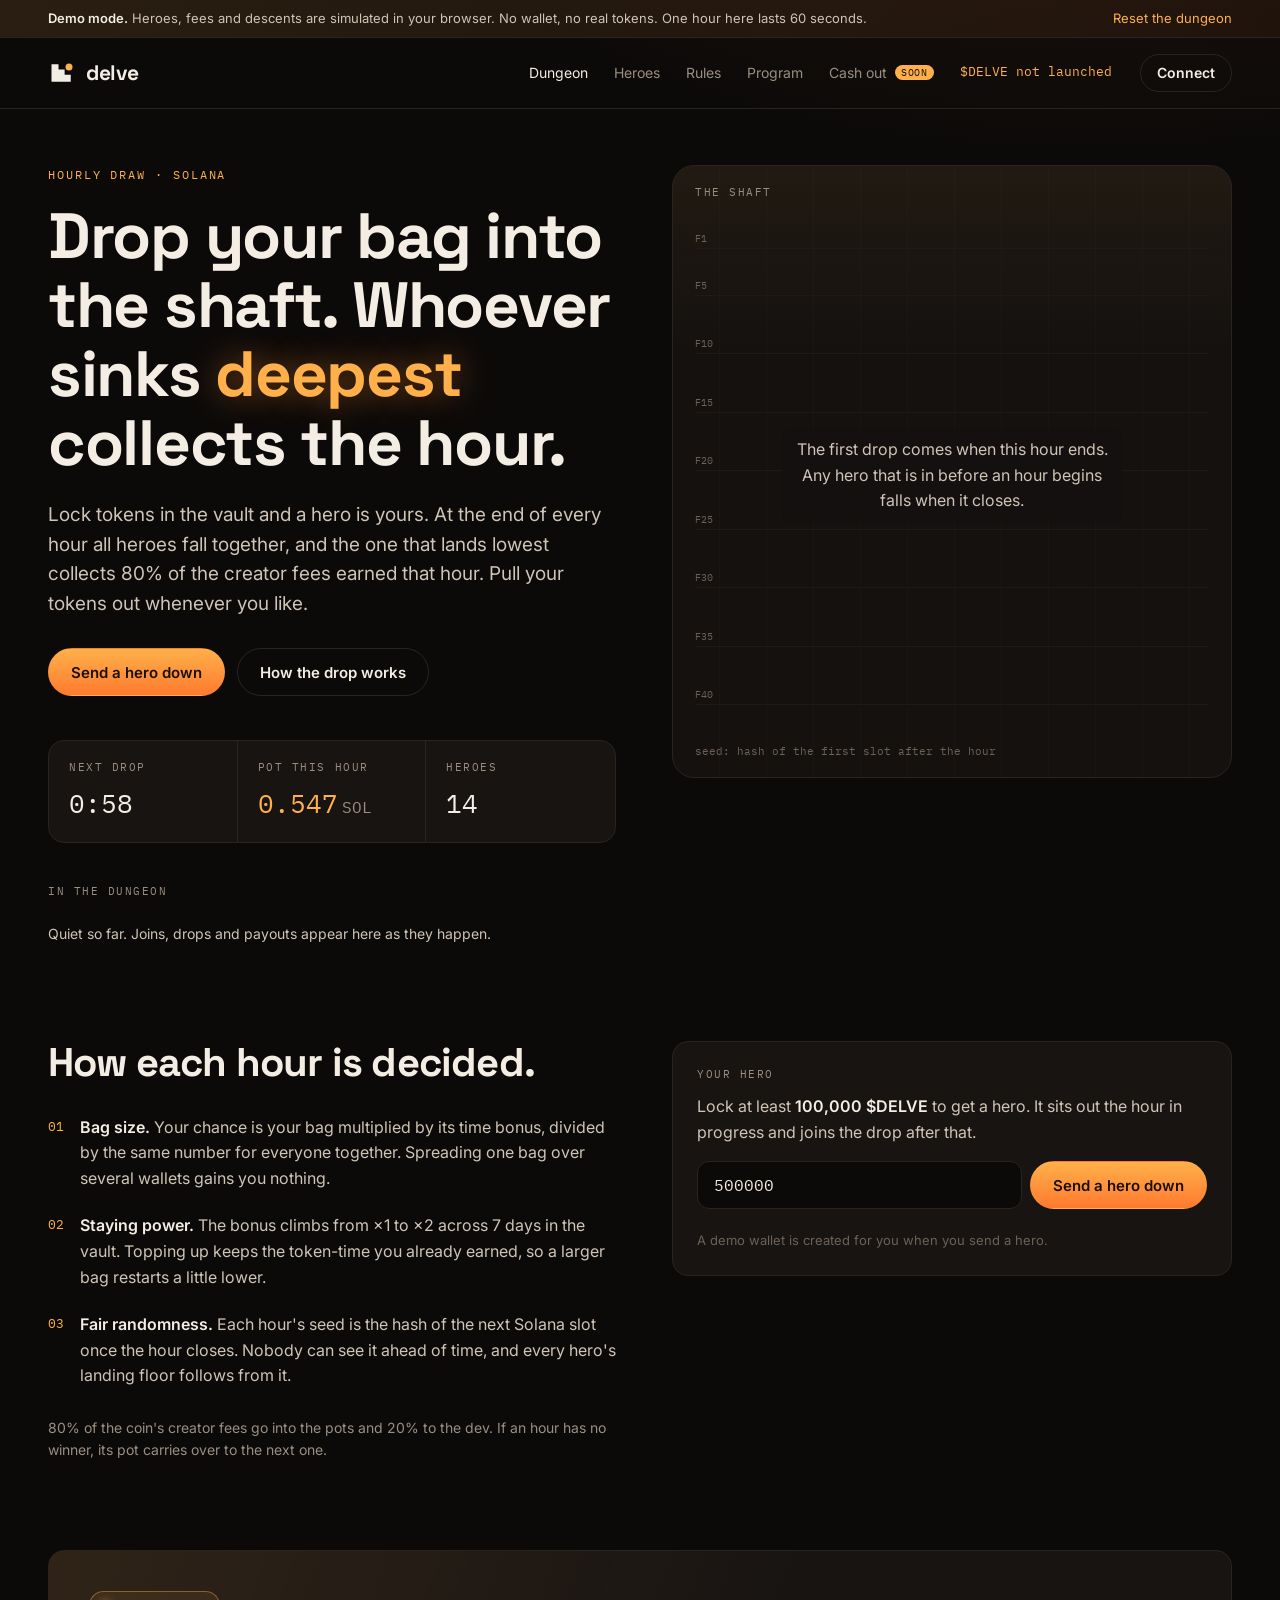
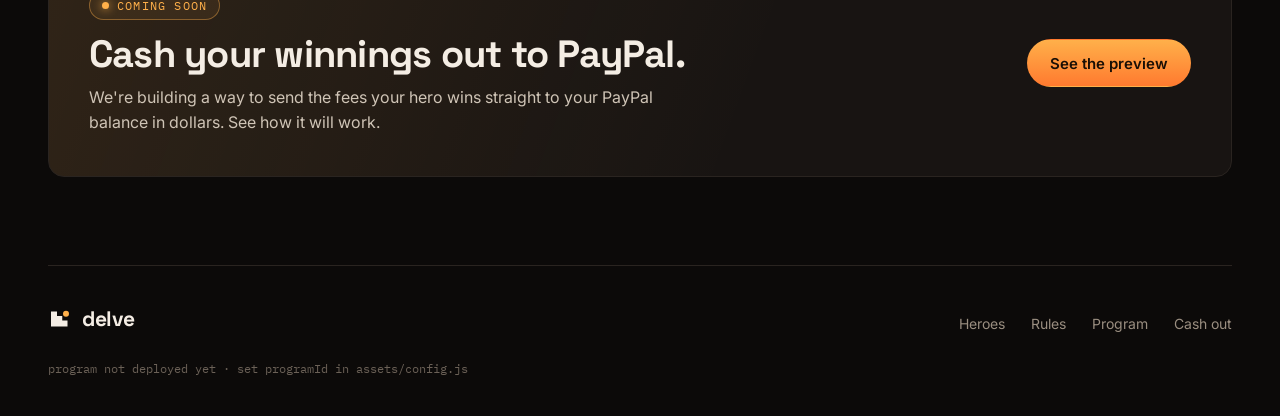
<file: index.html>
<!doctype html>
<html lang="en">
<head>
  <meta charset="utf-8">
  <meta name="viewport" content="width=device-width, initial-scale=1">
  <title>Delve · one hero wins every hour's fees</title>
  <meta name="description" content="Lock your bag, get a hero, and drop into the shaft every hour. Whoever sinks deepest collects that hour's fees. Pull your tokens out whenever you like.">
  <meta property="og:title" content="Delve">
  <meta property="og:description" content="Drop your bag into the shaft. Deepest hero collects the hour's fees.">
  <link rel="icon" href="assets/logo.svg" type="image/svg+xml">
  <link rel="preconnect" href="https://fonts.googleapis.com">
  <link rel="preconnect" href="https://fonts.gstatic.com" crossorigin>
  <link rel="stylesheet" href="https://fonts.googleapis.com/css2?family=IBM+Plex+Mono:wght@400;500&family=Inter:wght@400;500;600&family=Space+Grotesk:wght@500;700&display=swap">
  <link rel="stylesheet" href="assets/style.css">
</head>
<body>
  <div id="site-header"></div>

  <main id="main">
    <section class="gut top">
      <div>
        <div class="kicker">hourly draw · solana</div>
        <h1 class="h-hero">Drop your bag into the shaft. Whoever sinks <span class="glow">deepest</span> collects the hour.</h1>
        <p class="lede">Lock tokens in the vault and a hero is yours. At the end of every hour all heroes fall together, and the one that lands lowest collects <span data-cfg="potShare"></span>% of the creator fees earned that hour. Pull your tokens out whenever you like.</p>
        <div class="actions">
          <a class="btn btn-torch" href="#hero">Send a hero down</a>
          <a class="btn btn-line" href="rules.html">How the drop works</a>
        </div>

        <div class="card stats" style="margin-top:44px">
          <div><div class="label">next drop</div><div class="stat-v" id="s-next">–</div></div>
          <div><div class="label">pot this hour</div><div class="stat-v torch" id="s-pot">–<small>SOL</small></div></div>
          <div><div class="label">heroes</div><div class="stat-v" id="s-heroes">–</div></div>
        </div>

        <div style="margin-top:40px">
          <div class="label">in the dungeon</div>
          <ul class="feed" id="feed"></ul>
        </div>
      </div>

      <div class="card shaft" aria-label="The shaft">
        <div class="shaft-head">
          <span class="label">the shaft</span>
          <span class="label" id="shaft-round"></span>
        </div>
        <div class="pit" id="pit"></div>
        <div class="shaft-foot"><span id="shaft-seed">seed: hash of the first slot after the hour</span></div>
      </div>
    </section>

    <section class="gut how">
      <div>
        <h2 class="h2">How each hour is decided.</h2>
        <ol class="steps">
          <li><span class="n">01</span><p><b>Bag size.</b> Your chance is your bag multiplied by its time bonus, divided by the same number for everyone together. Spreading one bag over several wallets gains you nothing.</p></li>
          <li><span class="n">02</span><p><b>Staying power.</b> The bonus climbs from ×1 to ×2 across <span data-cfg="bonusDays"></span> days in the vault. Topping up keeps the token-time you already earned, so a larger bag restarts a little lower.</p></li>
          <li><span class="n">03</span><p><b>Fair randomness.</b> Each hour's seed is the hash of the next Solana slot once the hour closes. Nobody can see it ahead of time, and every hero's landing floor follows from it.</p></li>
        </ol>
        <p class="mute" style="margin-top:28px;font-size:14px;max-width:620px"><span data-cfg="potShare"></span>% of the coin's creator fees go into the pots and <span data-cfg="devShare"></span>% to the dev. If an hour has no winner, its pot carries over to the next one.</p>
      </div>
      <div class="hero-col" id="hero" style="scroll-margin-top:24px">
        <div class="card hero-card" id="hero-card"></div>
      </div>
    </section>

    <section class="gut">
      <div class="card teaser">
        <div>
          <span class="preview-tag"><i></i> coming soon</span>
          <h2>Cash your winnings out to PayPal.</h2>
          <p>We're building a way to send the fees your hero wins straight to your PayPal balance in dollars. See how it will work.</p>
        </div>
        <a class="btn btn-torch" href="cashout.html">See the preview</a>
      </div>
    </section>
  </main>

  <div id="site-footer"></div>

  <script src="assets/config.js"></script>
  <script src="assets/sim.js"></script>
  <script src="assets/ui.js"></script>
  <script src="assets/home.js"></script>
</body>
</html>
</file>
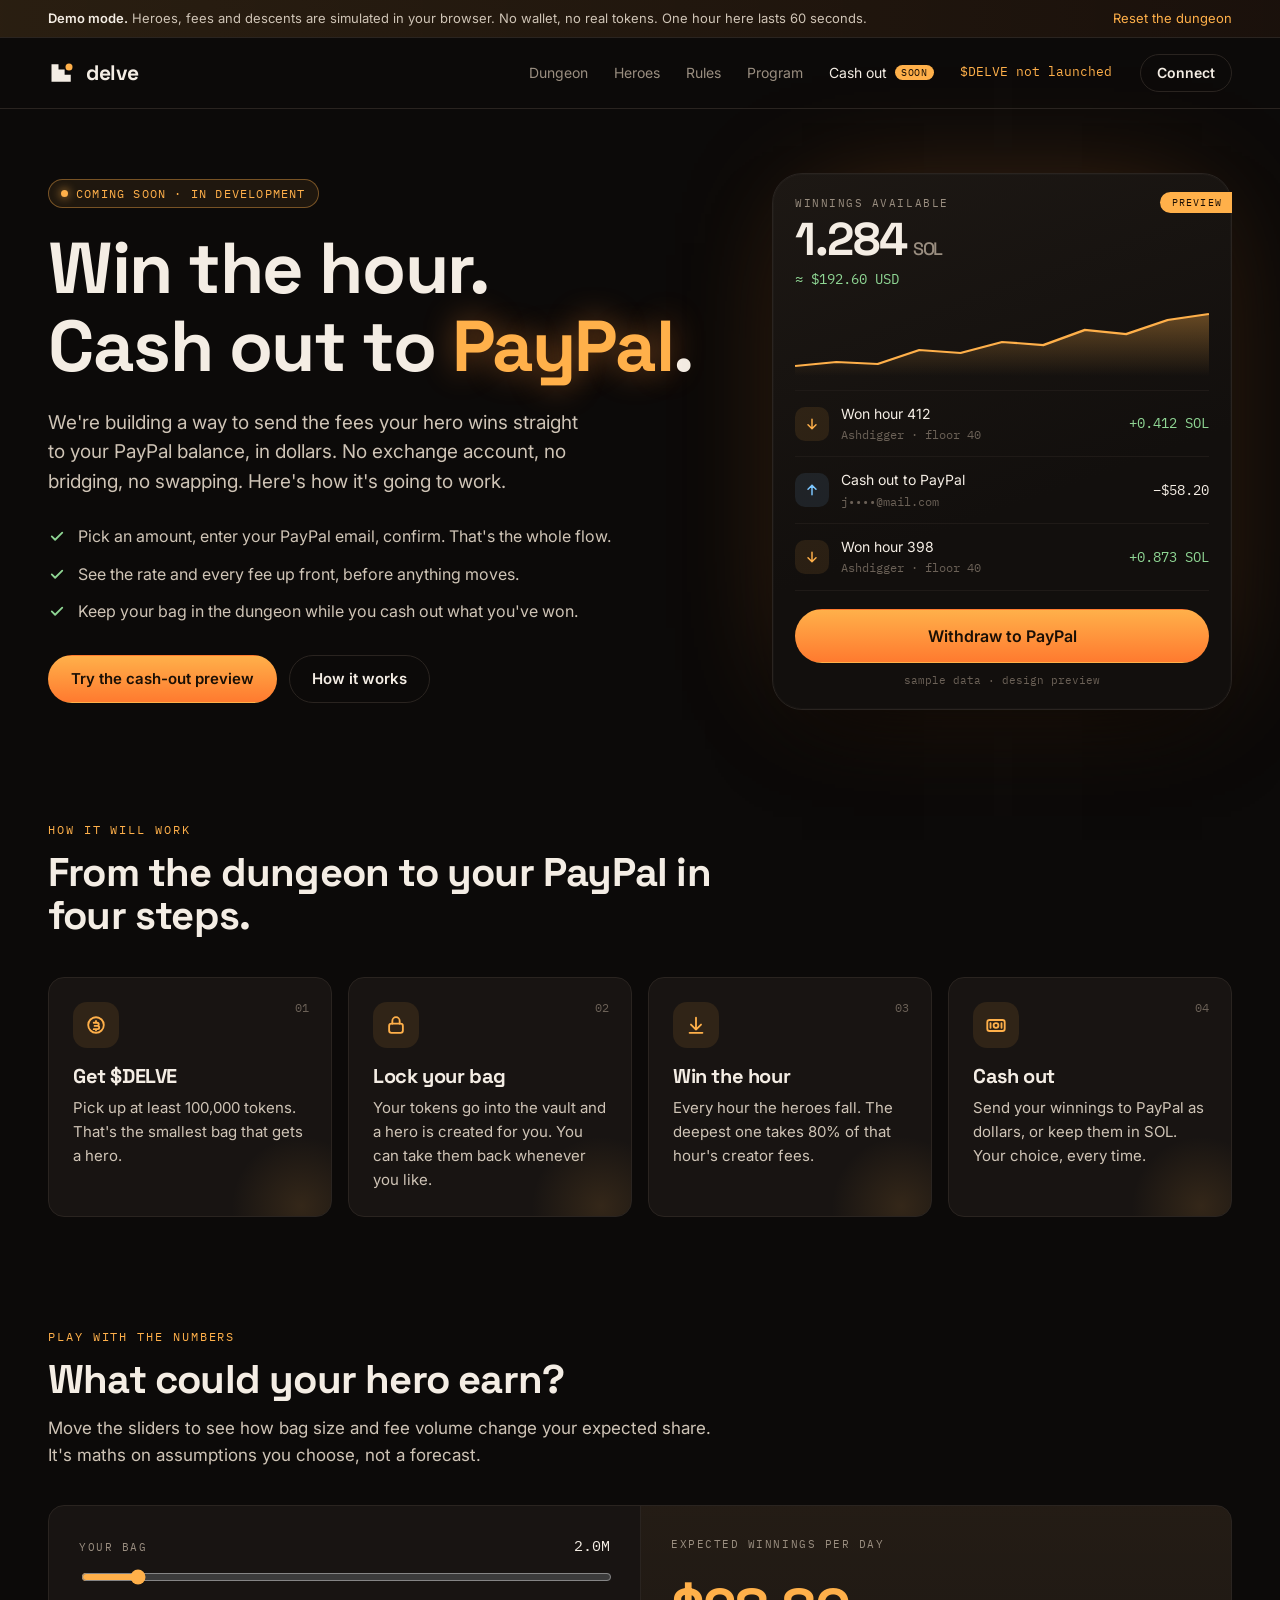
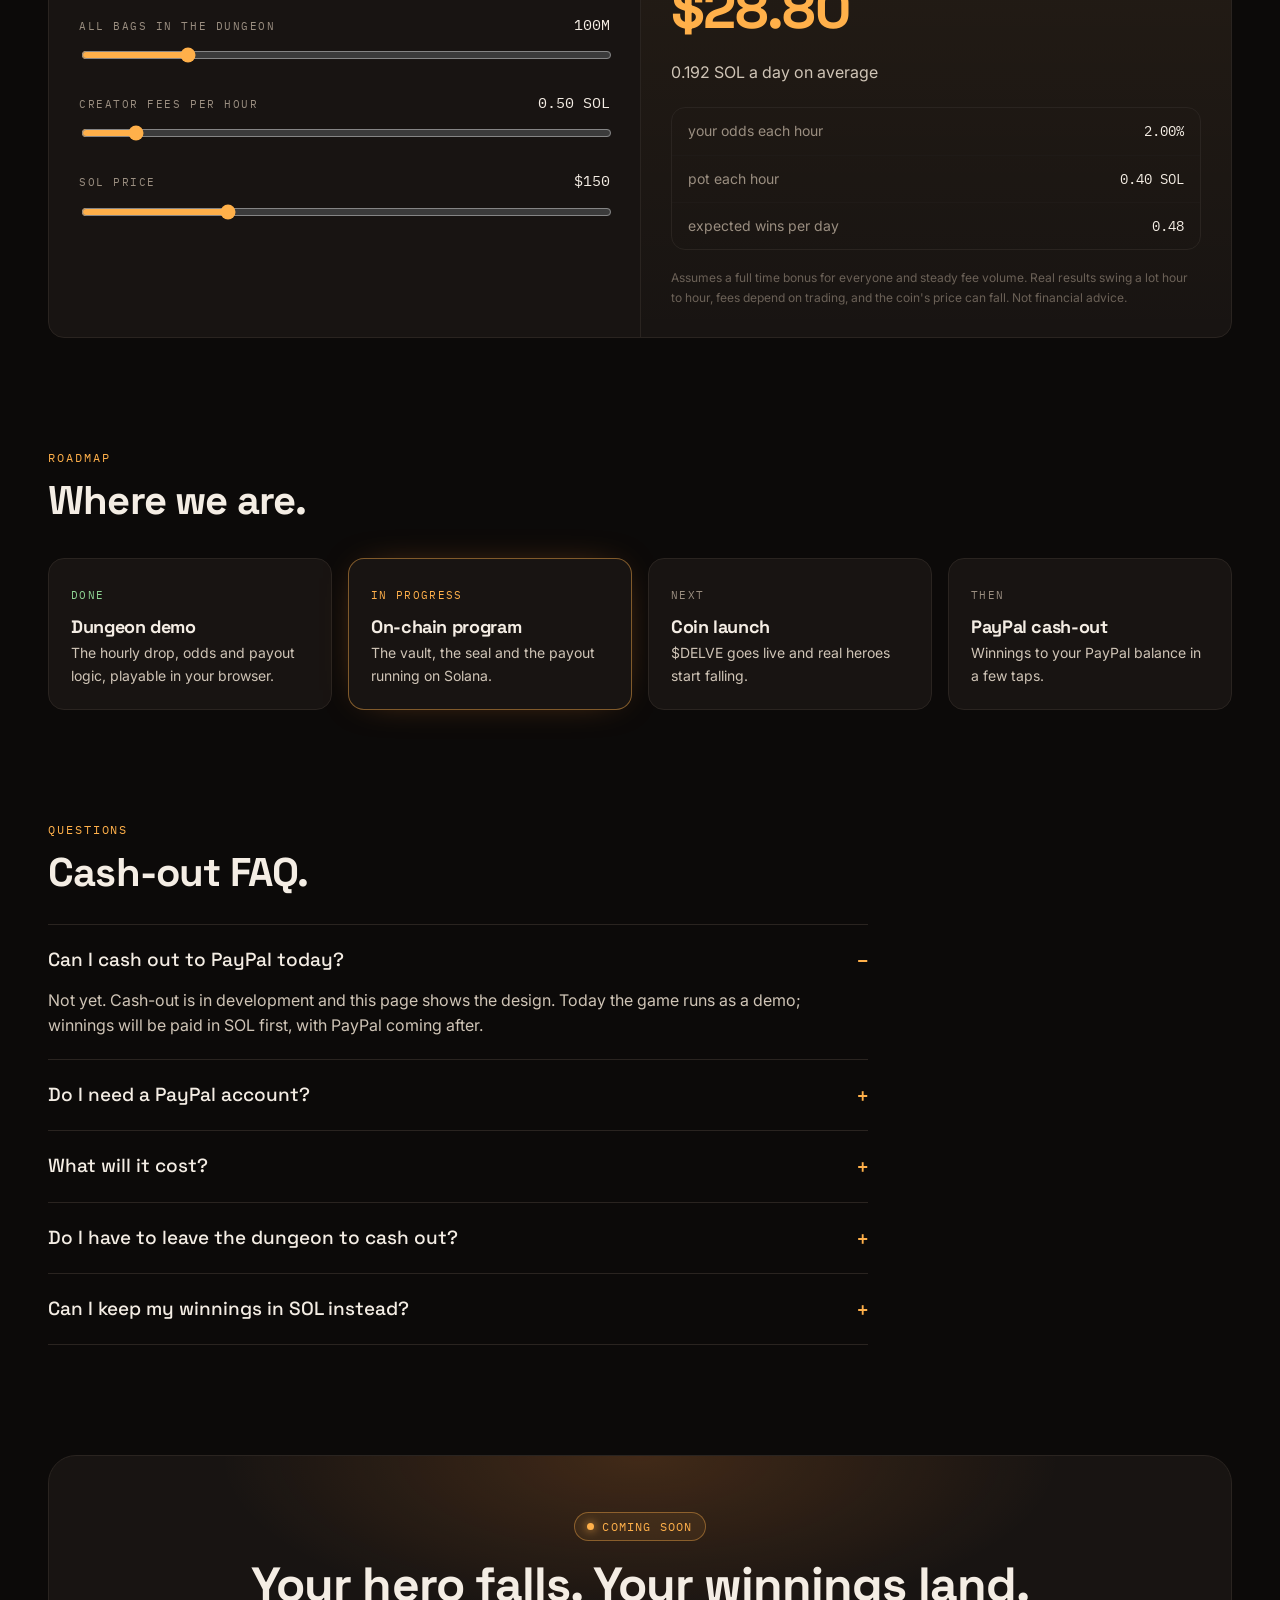
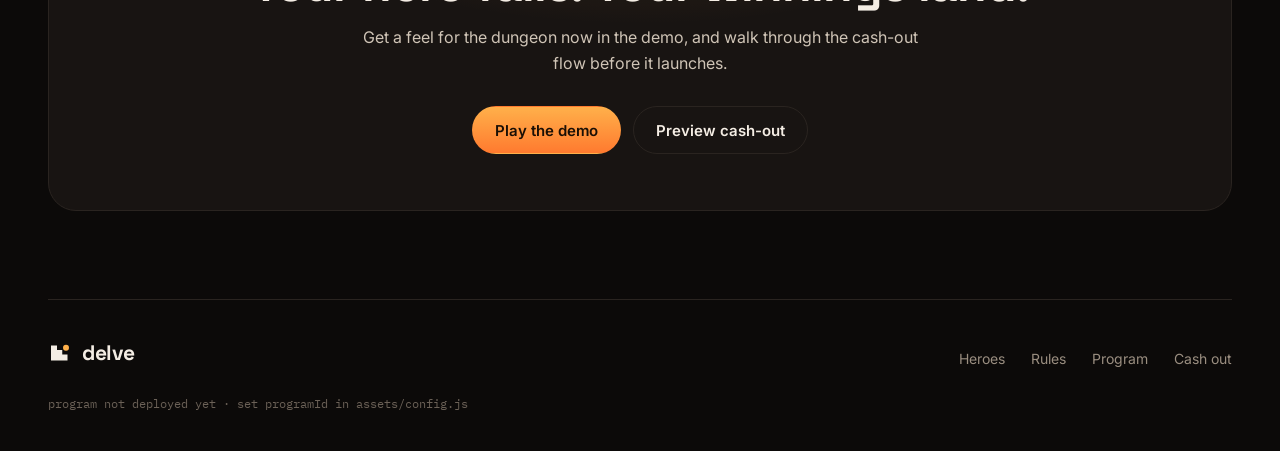
<file: cashout.html>
<!doctype html>
<html lang="en">
<head>
  <meta charset="utf-8">
  <meta name="viewport" content="width=device-width, initial-scale=1">
  <title>Cash out · Delve</title>
  <meta name="description" content="Coming soon: send the fees your hero wins straight to PayPal. Here is how cash-out will work.">
  <meta property="og:title" content="Delve">
  <meta property="og:description" content="Drop your bag into the shaft. Deepest hero collects the hour's fees.">
  <link rel="icon" href="assets/logo.svg" type="image/svg+xml">
  <link rel="preconnect" href="https://fonts.googleapis.com">
  <link rel="preconnect" href="https://fonts.gstatic.com" crossorigin>
  <link rel="stylesheet" href="https://fonts.googleapis.com/css2?family=IBM+Plex+Mono:wght@400;500&family=Inter:wght@400;500;600&family=Space+Grotesk:wght@500;700&display=swap">
  <link rel="stylesheet" href="assets/style.css">
</head>
<body>
  <div id="site-header"></div>

  <main id="main" class="gut">
    <section class="co-top">
      <div>
        <span class="preview-tag"><i></i> coming soon · in development</span>
        <h1>Win the hour.<br>Cash out to <span class="glow">PayPal</span>.</h1>
        <p class="lede">We're building a way to send the fees your hero wins straight to your PayPal balance, in dollars. No exchange account, no bridging, no swapping. Here's how it's going to work.</p>
        <ul class="co-points">
          <li><svg width="18" height="18" viewBox="0 0 24 24" fill="none" stroke="#8fd694" stroke-width="2.4" stroke-linecap="round" stroke-linejoin="round" aria-hidden="true"><path d="M5 12.5l4.5 4.5L19 7.5"/></svg><span>Pick an amount, enter your PayPal email, confirm. That's the whole flow.</span></li>
          <li><svg width="18" height="18" viewBox="0 0 24 24" fill="none" stroke="#8fd694" stroke-width="2.4" stroke-linecap="round" stroke-linejoin="round" aria-hidden="true"><path d="M5 12.5l4.5 4.5L19 7.5"/></svg><span>See the rate and every fee up front, before anything moves.</span></li>
          <li><svg width="18" height="18" viewBox="0 0 24 24" fill="none" stroke="#8fd694" stroke-width="2.4" stroke-linecap="round" stroke-linejoin="round" aria-hidden="true"><path d="M5 12.5l4.5 4.5L19 7.5"/></svg><span>Keep your bag in the dungeon while you cash out what you've won.</span></li>
        </ul>
        <div class="actions">
          <button class="btn btn-torch" type="button" data-open-flow>Try the cash-out preview</button>
          <a class="btn btn-line" href="#how">How it works</a>
        </div>
      </div>

      <div class="device" aria-label="Preview of the earnings screen">
        <span class="device-ribbon">preview</span>
        <div class="bal-label">winnings available</div>
        <div class="bal" id="dev-bal">1.284<small>SOL</small></div>
        <div class="bal-fiat" id="dev-fiat">≈ $192.60 USD</div>
        <svg class="spark" viewBox="0 0 300 70" preserveAspectRatio="none" aria-hidden="true">
          <defs><linearGradient id="sg" x1="0" x2="0" y1="0" y2="1"><stop offset="0" stop-color="#ffb04a" stop-opacity=".35"/><stop offset="1" stop-color="#ffb04a" stop-opacity="0"/></linearGradient></defs>
          <path d="M0 60 L30 56 L60 58 L90 44 L120 47 L150 36 L180 39 L210 24 L240 28 L270 14 L300 8 L300 70 L0 70Z" fill="url(#sg)"/>
          <path d="M0 60 L30 56 L60 58 L90 44 L120 47 L150 36 L180 39 L210 24 L240 28 L270 14 L300 8" fill="none" stroke="#ffb04a" stroke-width="2.2"/>
        </svg>
        <div class="dev-rows">
          <div class="dev-row"><span class="ic"><svg width="16" height="16" viewBox="0 0 24 24" fill="none" stroke="currentColor" stroke-width="2.2" stroke-linecap="round" aria-hidden="true"><path d="M12 5v14M6 13l6 6 6-6"/></svg></span><div class="t"><div>Won hour 412</div><div>Ashdigger · floor 40</div></div><span class="a plus">+0.412 SOL</span></div>
          <div class="dev-row"><span class="ic out"><svg width="16" height="16" viewBox="0 0 24 24" fill="none" stroke="currentColor" stroke-width="2.2" stroke-linecap="round" aria-hidden="true"><path d="M12 19V5M6 11l6-6 6 6"/></svg></span><div class="t"><div>Cash out to PayPal</div><div>j••••@mail.com</div></div><span class="a">−$58.20</span></div>
          <div class="dev-row"><span class="ic"><svg width="16" height="16" viewBox="0 0 24 24" fill="none" stroke="currentColor" stroke-width="2.2" stroke-linecap="round" aria-hidden="true"><path d="M12 5v14M6 13l6 6 6-6"/></svg></span><div class="t"><div>Won hour 398</div><div>Ashdigger · floor 40</div></div><span class="a plus">+0.873 SOL</span></div>
        </div>
        <button class="btn btn-torch btn-block" type="button" data-open-flow>Withdraw to PayPal</button>
        <div class="sample-note">sample data · design preview</div>
      </div>
    </section>

    <section class="section" id="how" style="scroll-margin-top:24px">
      <div class="section-head">
        <div class="kicker">how it will work</div>
        <h2 class="h2" style="margin-top:12px">From the dungeon to your PayPal in four steps.</h2>
      </div>
      <div class="flow">
        <div class="card"><span class="n">01</span><div class="icon"><svg width="22" height="22" viewBox="0 0 24 24" fill="none" stroke="currentColor" stroke-width="2" stroke-linecap="round" stroke-linejoin="round" aria-hidden="true"><circle cx="12" cy="12" r="8.5"/><path d="M9.5 9.5h3.75a1.75 1.75 0 010 3.5H10.5h3.25a1.75 1.75 0 010 3.5H9.5M12 7.5v1.5M12 16.5V18"/></svg></div><h3>Get $<span data-cfg="ticker"></span></h3><p>Pick up at least <span data-cfg="minBag"></span> tokens. That's the smallest bag that gets a hero.</p></div>
        <div class="card"><span class="n">02</span><div class="icon"><svg width="22" height="22" viewBox="0 0 24 24" fill="none" stroke="currentColor" stroke-width="2" stroke-linecap="round" stroke-linejoin="round" aria-hidden="true"><rect x="4.5" y="10.5" width="15" height="10" rx="2.5"/><path d="M8 10.5V7.5a4 4 0 018 0v3"/></svg></div><h3>Lock your bag</h3><p>Your tokens go into the vault and a hero is created for you. You can take them back whenever you like.</p></div>
        <div class="card"><span class="n">03</span><div class="icon"><svg width="22" height="22" viewBox="0 0 24 24" fill="none" stroke="currentColor" stroke-width="2" stroke-linecap="round" stroke-linejoin="round" aria-hidden="true"><path d="M12 4v13M6.5 11.5L12 17l5.5-5.5"/><path d="M5 20.5h14"/></svg></div><h3>Win the hour</h3><p>Every hour the heroes fall. The deepest one takes <span data-cfg="potShare"></span>% of that hour's creator fees.</p></div>
        <div class="card"><span class="n">04</span><div class="icon"><svg width="22" height="22" viewBox="0 0 24 24" fill="none" stroke="currentColor" stroke-width="2" stroke-linecap="round" stroke-linejoin="round" aria-hidden="true"><rect x="2.5" y="6.5" width="19" height="12" rx="2.5"/><circle cx="12" cy="12.5" r="2.6"/><path d="M6 10v5M18 10v5"/></svg></div><h3>Cash out</h3><p>Send your winnings to PayPal as dollars, or keep them in SOL. Your choice, every time.</p></div>
      </div>
    </section>

    <section class="section">
      <div class="section-head">
        <div class="kicker">play with the numbers</div>
        <h2 class="h2" style="margin-top:12px">What could your hero earn?</h2>
        <p>Move the sliders to see how bag size and fee volume change your expected share. It's maths on assumptions you choose, not a forecast.</p>
      </div>
      <div class="card calc">
        <div>
          <label><div class="row"><span class="label">your bag</span><output id="o-bag"></output></div><input type="range" id="r-bag" min="100000" max="20000000" step="100000" value="2000000"></label>
          <label><div class="row"><span class="label">all bags in the dungeon</span><output id="o-total"></output></div><input type="range" id="r-total" min="5000000" max="500000000" step="5000000" value="100000000"></label>
          <label><div class="row"><span class="label">creator fees per hour</span><output id="o-fees"></output></div><input type="range" id="r-fees" min="0.05" max="5" step="0.05" value="0.5"></label>
          <label><div class="row"><span class="label">SOL price</span><output id="o-price"></output></div><input type="range" id="r-price" min="20" max="500" step="5" value="150"></label>
        </div>
        <div>
          <div class="label">expected winnings per day</div>
          <div class="est" id="est-usd">$0</div>
          <div class="est-sub" id="est-sol">0 SOL</div>
          <div class="review" style="margin-top:22px">
            <div><span>your odds each hour</span><span id="est-odds">–</span></div>
            <div><span>pot each hour</span><span id="est-pot">–</span></div>
            <div><span>expected wins per day</span><span id="est-wins">–</span></div>
          </div>
          <p class="fine">Assumes a full time bonus for everyone and steady fee volume. Real results swing a lot hour to hour, fees depend on trading, and the coin's price can fall. Not financial advice.</p>
        </div>
      </div>
    </section>

    <section class="section">
      <div class="section-head">
        <div class="kicker">roadmap</div>
        <h2 class="h2" style="margin-top:12px">Where we are.</h2>
      </div>
      <ol class="road">
        <li class="done"><span class="st">done</span><h3>Dungeon demo</h3><p>The hourly drop, odds and payout logic, playable in your browser.</p></li>
        <li class="now"><span class="st">in progress</span><h3>On-chain program</h3><p>The vault, the seal and the payout running on Solana.</p></li>
        <li class="next"><span class="st">next</span><h3>Coin launch</h3><p>$<span data-cfg="ticker"></span> goes live and real heroes start falling.</p></li>
        <li class="next"><span class="st">then</span><h3>PayPal cash-out</h3><p>Winnings to your PayPal balance in a few taps.</p></li>
      </ol>
    </section>

    <section class="section">
      <div class="section-head">
        <div class="kicker">questions</div>
        <h2 class="h2" style="margin-top:12px">Cash-out FAQ.</h2>
      </div>
      <div class="faq">
        <details open><summary>Can I cash out to PayPal today?</summary><p>Not yet. Cash-out is in development and this page shows the design. Today the game runs as a demo; winnings will be paid in SOL first, with PayPal coming after.</p></details>
        <details><summary>Do I need a PayPal account?</summary><p>Yes, a PayPal account in a country where PayPal can receive payouts. You'll also be asked to verify your identity before your first cash-out, as payment providers require.</p></details>
        <details><summary>What will it cost?</summary><p>The exchange rate and every fee will be shown on the review screen before you confirm. Nothing is taken until you press the button.</p></details>
        <details><summary>Do I have to leave the dungeon to cash out?</summary><p>No. Cashing out only touches your winnings. Your bag stays locked and your hero keeps falling every hour.</p></details>
        <details><summary>Can I keep my winnings in SOL instead?</summary><p>Always. PayPal is an option, not a requirement.</p></details>
      </div>
    </section>

    <section class="cta-band">
      <span class="preview-tag"><i></i> coming soon</span>
      <h2 style="margin-top:18px">Your hero falls. Your winnings land.</h2>
      <p>Get a feel for the dungeon now in the demo, and walk through the cash-out flow before it launches.</p>
      <div class="actions">
        <a class="btn btn-torch" href="index.html#hero">Play the demo</a>
        <button class="btn btn-line" type="button" data-open-flow>Preview cash-out</button>
      </div>
    </section>
  </main>

  <div class="modal" id="flow" role="dialog" aria-modal="true" aria-labelledby="flow-title">
    <div class="sheet">
      <div class="sheet-head"><span class="preview-tag" style="padding:4px 10px;font-size:10px"><i></i> preview</span><button type="button" aria-label="Close" data-close>×</button></div>
      <div class="dots"><span></span><span></span><span></span><span></span></div>
      <div id="flow-body"></div>
    </div>
  </div>

  <div id="site-footer"></div>

  <script src="assets/config.js"></script>
  <script src="assets/sim.js"></script>
  <script src="assets/ui.js"></script>
  <script src="assets/cashout.js"></script>
</body>
</html>
</file>
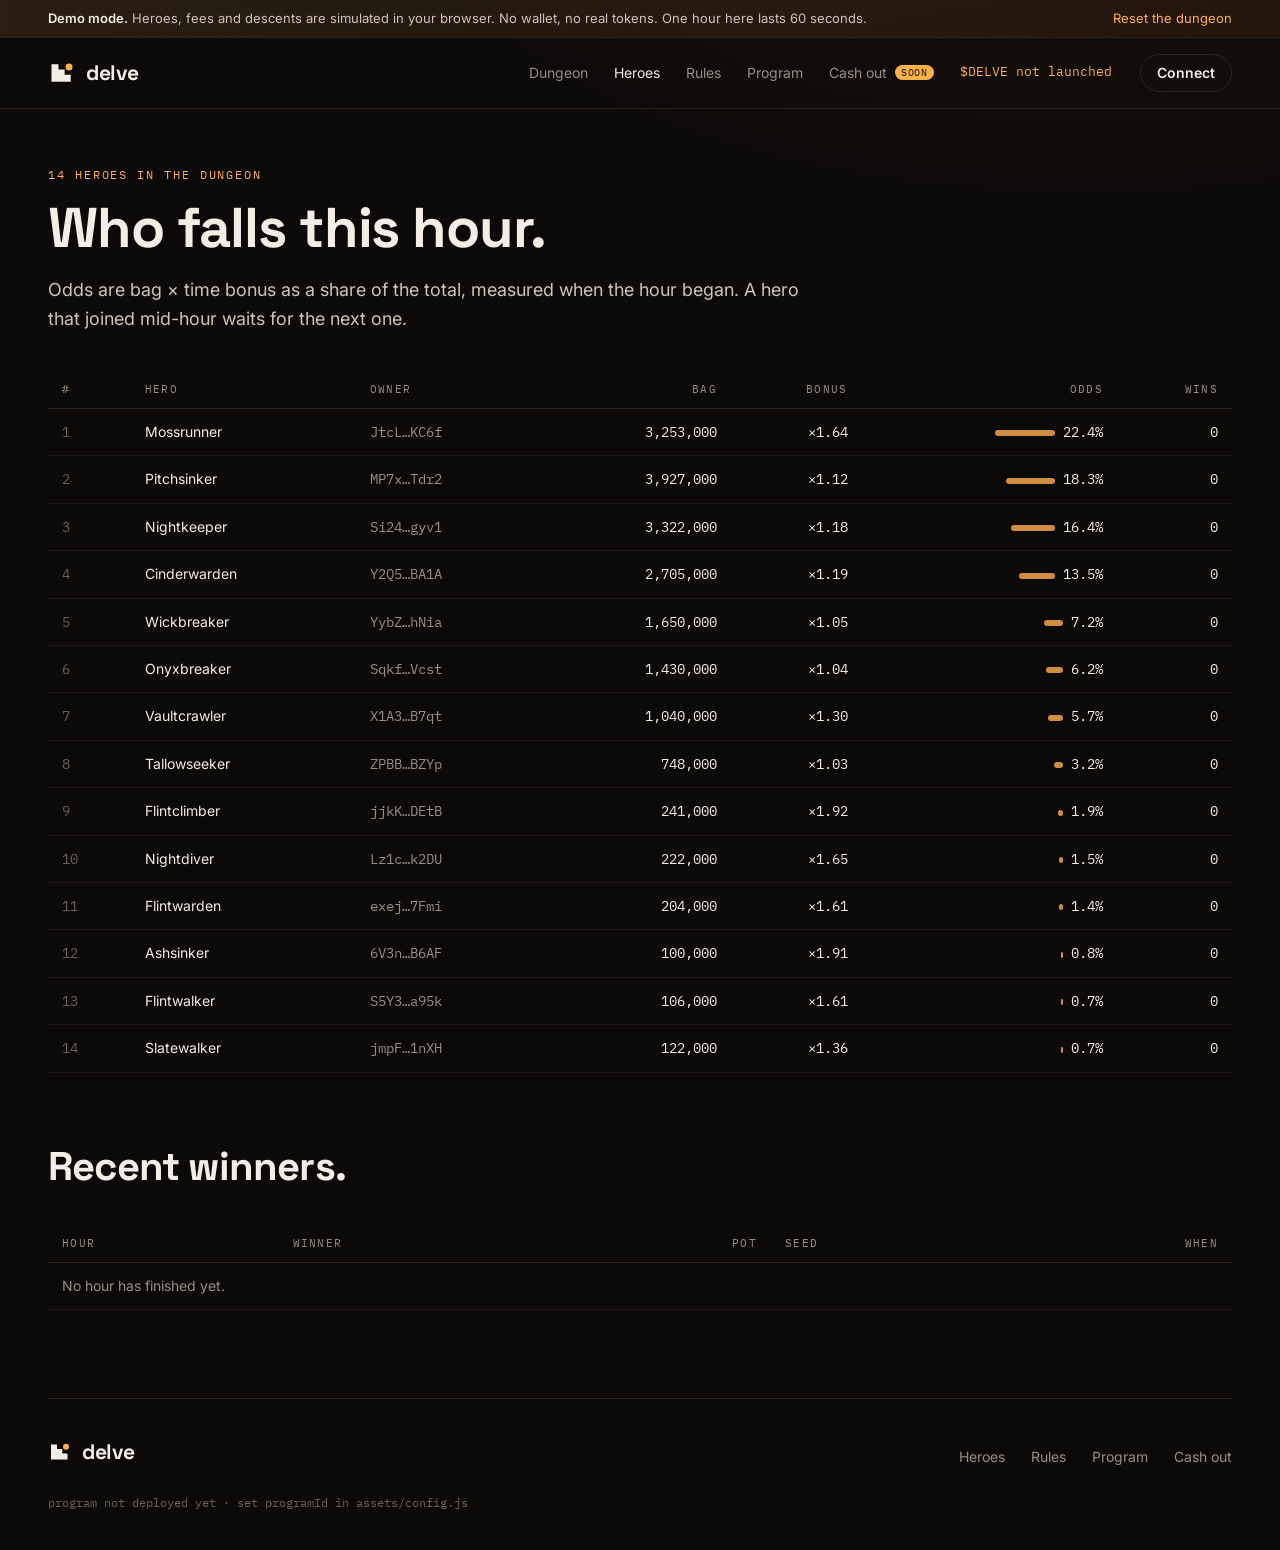
<file: heroes.html>
<!doctype html>
<html lang="en">
<head>
  <meta charset="utf-8">
  <meta name="viewport" content="width=device-width, initial-scale=1">
  <title>Heroes · Delve</title>
  <meta name="description" content="Every hero in the dungeon, their bag, time bonus and odds this hour.">
  <meta property="og:title" content="Delve">
  <meta property="og:description" content="Drop your bag into the shaft. Deepest hero collects the hour's fees.">
  <link rel="icon" href="assets/logo.svg" type="image/svg+xml">
  <link rel="preconnect" href="https://fonts.googleapis.com">
  <link rel="preconnect" href="https://fonts.gstatic.com" crossorigin>
  <link rel="stylesheet" href="https://fonts.googleapis.com/css2?family=IBM+Plex+Mono:wght@400;500&family=Inter:wght@400;500;600&family=Space+Grotesk:wght@500;700&display=swap">
  <link rel="stylesheet" href="assets/style.css">
</head>
<body>
  <div id="site-header"></div>

  <main id="main" class="gut">
    <div class="page-head">
      <div class="kicker"><span id="count">0</span> heroes in the dungeon</div>
      <h1>Who falls this hour.</h1>
      <p>Odds are bag × time bonus as a share of the total, measured when the hour began. A hero that joined mid-hour waits for the next one.</p>
    </div>
    <div class="table-wrap">
      <table>
        <thead><tr><th>#</th><th>hero</th><th>owner</th><th class="num">bag</th><th class="num">bonus</th><th class="num">odds</th><th class="num">wins</th></tr></thead>
        <tbody id="rows"><tr><td colspan="7" class="mute">Reading the dungeon…</td></tr></tbody>
      </table>
    </div>
    <h2 class="h2" style="margin-top:72px">Recent winners.</h2>
    <div class="table-wrap">
      <table>
        <thead><tr><th>hour</th><th>winner</th><th class="num">pot</th><th>seed</th><th class="num">when</th></tr></thead>
        <tbody id="past"></tbody>
      </table>
    </div>
  </main>

  <div id="site-footer"></div>

  <script src="assets/config.js"></script>
  <script src="assets/sim.js"></script>
  <script src="assets/ui.js"></script>
  <script src="assets/heroes.js"></script>
</body>
</html>
</file>
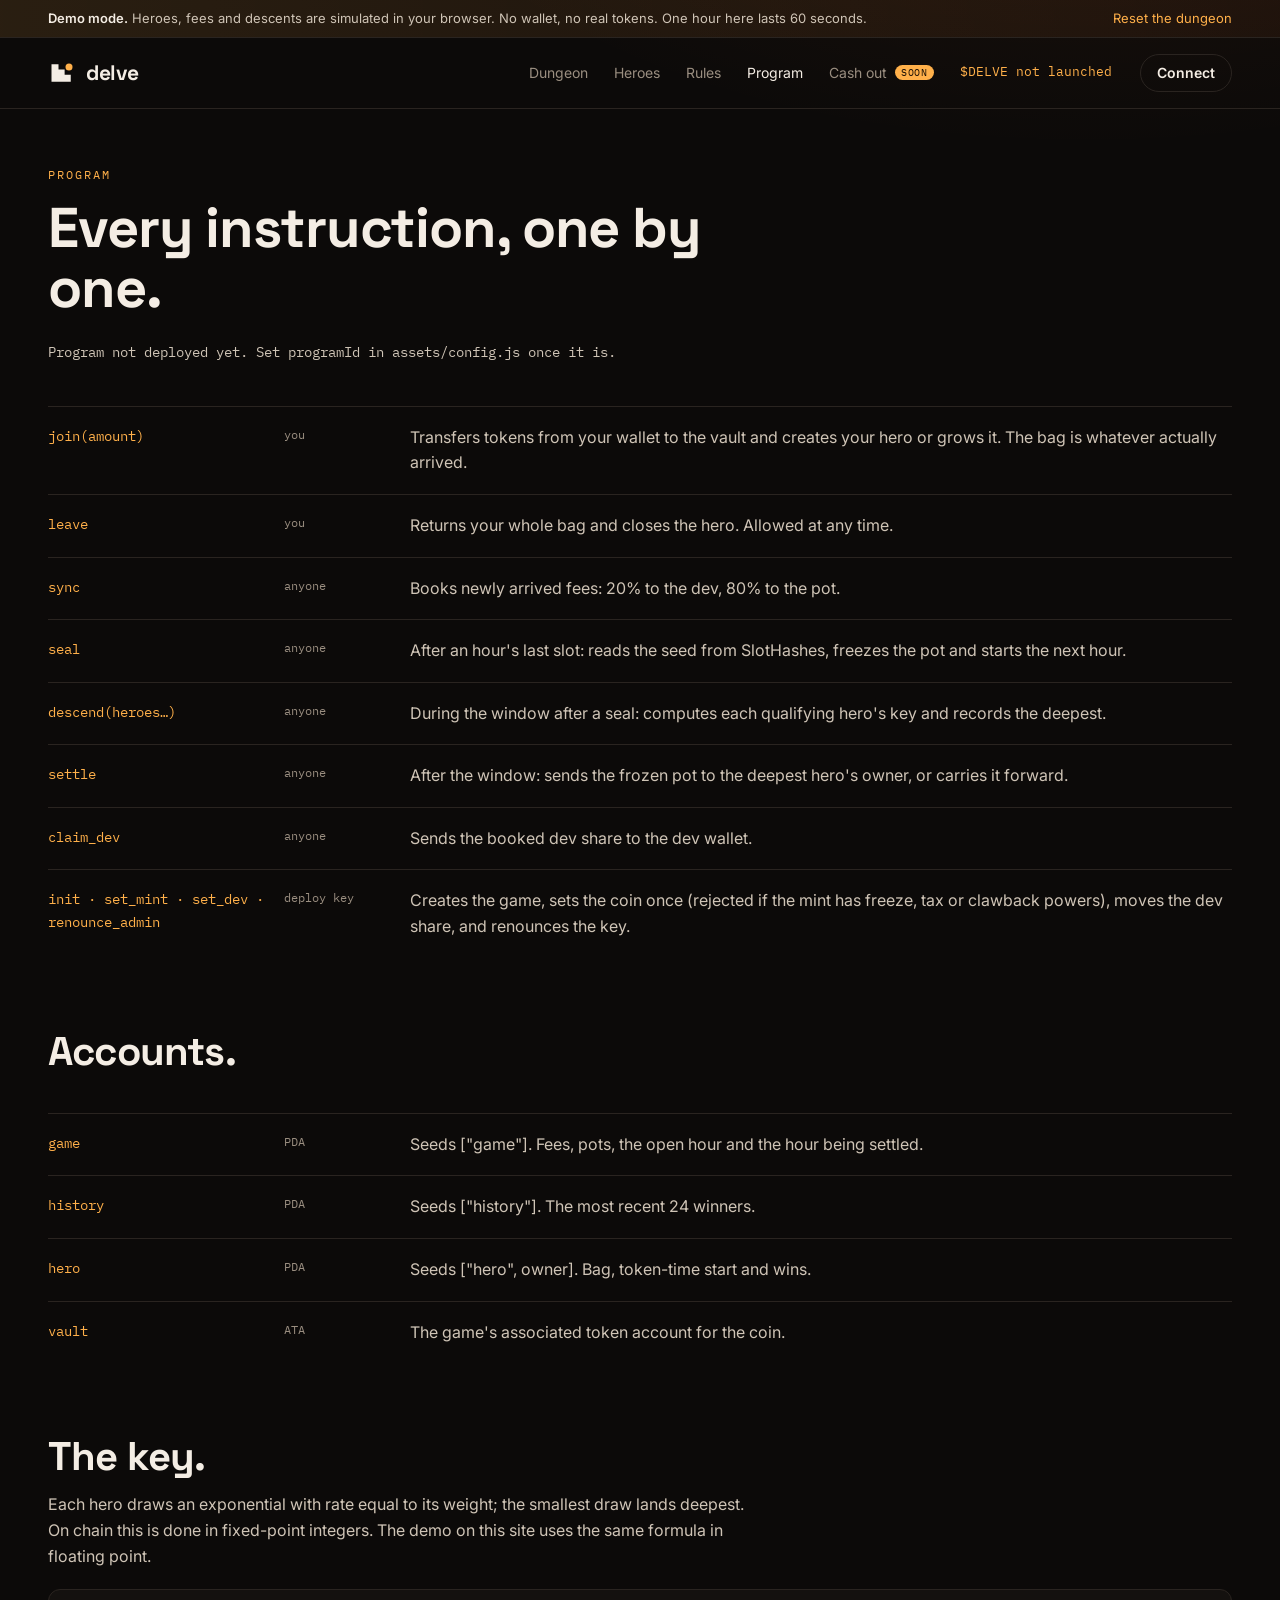
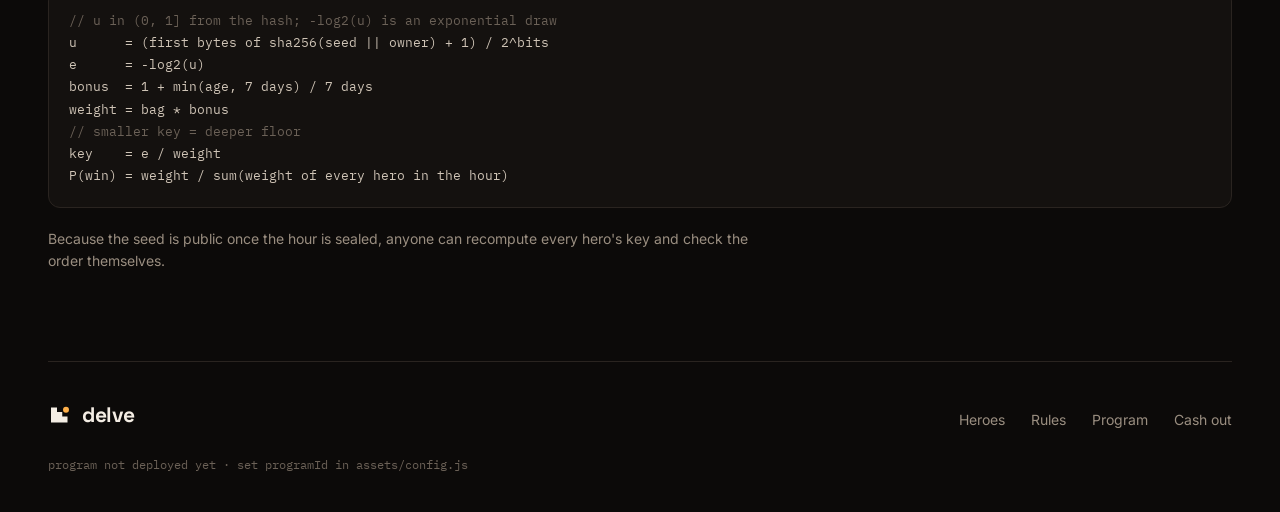
<file: program.html>
<!doctype html>
<html lang="en">
<head>
  <meta charset="utf-8">
  <meta name="viewport" content="width=device-width, initial-scale=1">
  <title>Program · Delve</title>
  <meta name="description" content="The on-chain program, instruction by instruction, and the formula behind each drop.">
  <meta property="og:title" content="Delve">
  <meta property="og:description" content="Drop your bag into the shaft. Deepest hero collects the hour's fees.">
  <link rel="icon" href="assets/logo.svg" type="image/svg+xml">
  <link rel="preconnect" href="https://fonts.googleapis.com">
  <link rel="preconnect" href="https://fonts.gstatic.com" crossorigin>
  <link rel="stylesheet" href="https://fonts.googleapis.com/css2?family=IBM+Plex+Mono:wght@400;500&family=Inter:wght@400;500;600&family=Space+Grotesk:wght@500;700&display=swap">
  <link rel="stylesheet" href="assets/style.css">
</head>
<body>
  <div id="site-header"></div>

  <main id="main" class="gut">
    <div class="page-head">
      <div class="kicker">program</div>
      <h1>Every instruction, one by one.</h1>
      <p><span id="pid" class="mono" style="font-size:14px;word-break:break-all"></span></p>
    </div>
    <div class="ix">
      <div class="ix-row"><code>join(amount)</code><span class="who">you</span><p>Transfers tokens from your wallet to the vault and creates your hero or grows it. The bag is whatever actually arrived.</p></div>
      <div class="ix-row"><code>leave</code><span class="who">you</span><p>Returns your whole bag and closes the hero. Allowed at any time.</p></div>
      <div class="ix-row"><code>sync</code><span class="who">anyone</span><p>Books newly arrived fees: <span data-cfg="devShare"></span>% to the dev, <span data-cfg="potShare"></span>% to the pot.</p></div>
      <div class="ix-row"><code>seal</code><span class="who">anyone</span><p>After an hour's last slot: reads the seed from SlotHashes, freezes the pot and starts the next hour.</p></div>
      <div class="ix-row"><code>descend(heroes…)</code><span class="who">anyone</span><p>During the window after a seal: computes each qualifying hero's key and records the deepest.</p></div>
      <div class="ix-row"><code>settle</code><span class="who">anyone</span><p>After the window: sends the frozen pot to the deepest hero's owner, or carries it forward.</p></div>
      <div class="ix-row"><code>claim_dev</code><span class="who">anyone</span><p>Sends the booked dev share to the dev wallet.</p></div>
      <div class="ix-row"><code>init · set_mint · set_dev · renounce_admin</code><span class="who">deploy key</span><p>Creates the game, sets the coin once (rejected if the mint has freeze, tax or clawback powers), moves the dev share, and renounces the key.</p></div>
    </div>

    <h2 class="h2" style="margin-top:72px">Accounts.</h2>
    <div class="ix">
      <div class="ix-row"><code>game</code><span class="who">PDA</span><p>Seeds ["game"]. Fees, pots, the open hour and the hour being settled.</p></div>
      <div class="ix-row"><code>history</code><span class="who">PDA</span><p>Seeds ["history"]. The most recent 24 winners.</p></div>
      <div class="ix-row"><code>hero</code><span class="who">PDA</span><p>Seeds ["hero", owner]. Bag, token-time start and wins.</p></div>
      <div class="ix-row"><code>vault</code><span class="who">ATA</span><p>The game's associated token account for the coin.</p></div>
    </div>

    <h2 class="h2" style="margin-top:72px">The key.</h2>
    <p class="soft" style="margin-top:14px;max-width:720px">Each hero draws an exponential with rate equal to its weight; the smallest draw lands deepest. On chain this is done in fixed-point integers. The demo on this site uses the same formula in floating point.</p>
<pre class="code"><span class="c">// u in (0, 1] from the hash; -log2(u) is an exponential draw</span>
u      = (first bytes of sha256(seed || owner) + 1) / 2^bits
e      = -log2(u)
bonus  = 1 + min(age, <span data-cfg="bonusDays"></span> days) / <span data-cfg="bonusDays"></span> days
weight = bag * bonus
<span class="c">// smaller key = deeper floor</span>
key    = e / weight
P(win) = weight / sum(weight of every hero in the hour)</pre>
    <p class="mute" style="margin-top:20px;font-size:14px;max-width:720px">Because the seed is public once the hour is sealed, anyone can recompute every hero's key and check the order themselves.</p>
  </main>

  <div id="site-footer"></div>

  <script src="assets/config.js"></script>
  <script src="assets/sim.js"></script>
  <script src="assets/ui.js"></script>
  <script>UI.mount("program"); Dungeon.start(); document.getElementById("pid").textContent = SITE.programId ? "Program " + SITE.programId + " · upgradeable by its deploy key until frozen." : "Program not deployed yet. Set programId in assets/config.js once it is.";</script>
</body>
</html>
</file>
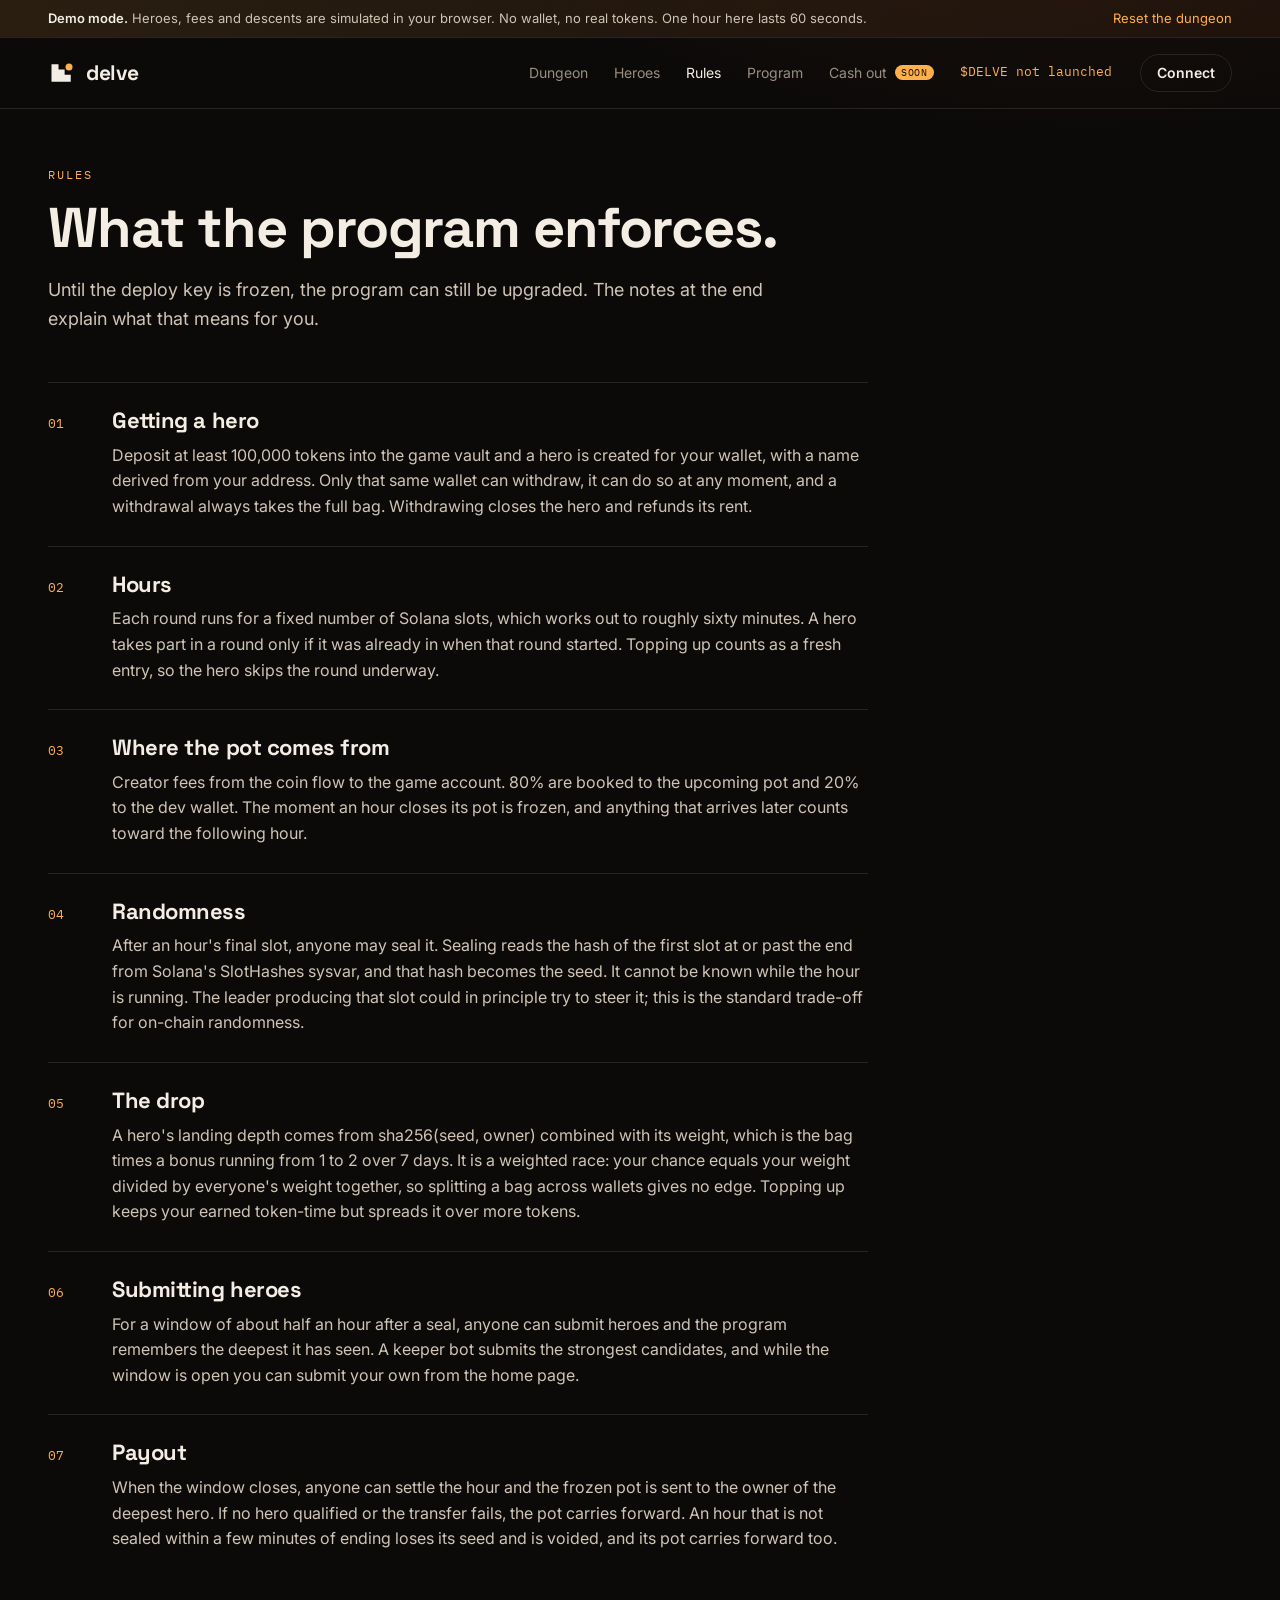
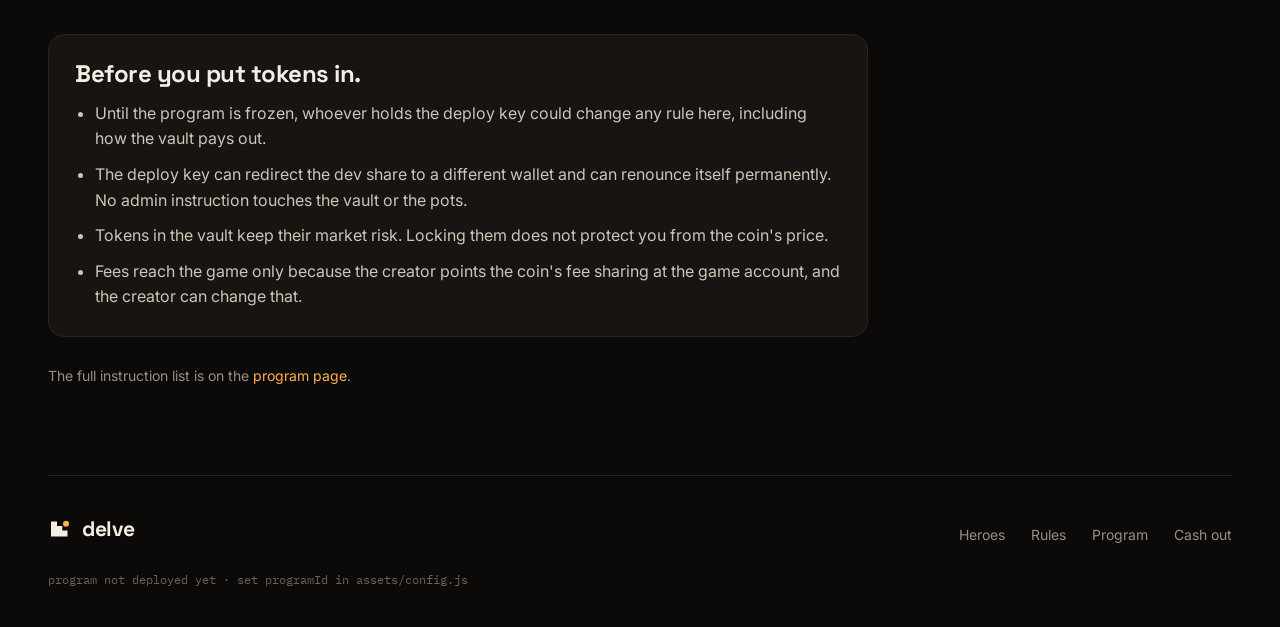
<file: rules.html>
<!doctype html>
<html lang="en">
<head>
  <meta charset="utf-8">
  <meta name="viewport" content="width=device-width, initial-scale=1">
  <title>Rules · Delve</title>
  <meta name="description" content="The rules of the hourly drop: joining, the pot, the seed, the drop and the payout.">
  <meta property="og:title" content="Delve">
  <meta property="og:description" content="Drop your bag into the shaft. Deepest hero collects the hour's fees.">
  <link rel="icon" href="assets/logo.svg" type="image/svg+xml">
  <link rel="preconnect" href="https://fonts.googleapis.com">
  <link rel="preconnect" href="https://fonts.gstatic.com" crossorigin>
  <link rel="stylesheet" href="https://fonts.googleapis.com/css2?family=IBM+Plex+Mono:wght@400;500&family=Inter:wght@400;500;600&family=Space+Grotesk:wght@500;700&display=swap">
  <link rel="stylesheet" href="assets/style.css">
</head>
<body>
  <div id="site-header"></div>

  <main id="main" class="gut">
    <div class="page-head">
      <div class="kicker">rules</div>
      <h1>What the program enforces.</h1>
      <p>Until the deploy key is frozen, the program can still be upgraded. The notes at the end explain what that means for you.</p>
    </div>
    <ol class="rules">
      <li><span class="n">01</span><div><h2>Getting a hero</h2><p>Deposit at least <span data-cfg="minBag"></span> tokens into the game vault and a hero is created for your wallet, with a name derived from your address. Only that same wallet can withdraw, it can do so at any moment, and a withdrawal always takes the full bag. Withdrawing closes the hero and refunds its rent.</p></div></li>
      <li><span class="n">02</span><div><h2>Hours</h2><p>Each round runs for a fixed number of Solana slots, which works out to roughly sixty minutes. A hero takes part in a round only if it was already in when that round started. Topping up counts as a fresh entry, so the hero skips the round underway.</p></div></li>
      <li><span class="n">03</span><div><h2>Where the pot comes from</h2><p>Creator fees from the coin flow to the game account. <span data-cfg="potShare"></span>% are booked to the upcoming pot and <span data-cfg="devShare"></span>% to the dev wallet. The moment an hour closes its pot is frozen, and anything that arrives later counts toward the following hour.</p></div></li>
      <li><span class="n">04</span><div><h2>Randomness</h2><p>After an hour's final slot, anyone may seal it. Sealing reads the hash of the first slot at or past the end from Solana's SlotHashes sysvar, and that hash becomes the seed. It cannot be known while the hour is running. The leader producing that slot could in principle try to steer it; this is the standard trade-off for on-chain randomness.</p></div></li>
      <li><span class="n">05</span><div><h2>The drop</h2><p>A hero's landing depth comes from sha256(seed, owner) combined with its weight, which is the bag times a bonus running from 1 to 2 over <span data-cfg="bonusDays"></span> days. It is a weighted race: your chance equals your weight divided by everyone's weight together, so splitting a bag across wallets gives no edge. Topping up keeps your earned token-time but spreads it over more tokens.</p></div></li>
      <li><span class="n">06</span><div><h2>Submitting heroes</h2><p>For a window of about half an hour after a seal, anyone can submit heroes and the program remembers the deepest it has seen. A keeper bot submits the strongest candidates, and while the window is open you can submit your own from the home page.</p></div></li>
      <li><span class="n">07</span><div><h2>Payout</h2><p>When the window closes, anyone can settle the hour and the frozen pot is sent to the owner of the deepest hero. If no hero qualified or the transfer fails, the pot carries forward. An hour that is not sealed within a few minutes of ending loses its seed and is voided, and its pot carries forward too.</p></div></li>
    </ol>
    <div class="card notes">
      <h2 class="h2" style="font-size:24px">Before you put tokens in.</h2>
      <ul>
        <li>Until the program is frozen, whoever holds the deploy key could change any rule here, including how the vault pays out.</li>
        <li>The deploy key can redirect the dev share to a different wallet and can renounce itself permanently. No admin instruction touches the vault or the pots.</li>
        <li>Tokens in the vault keep their market risk. Locking them does not protect you from the coin's price.</li>
        <li>Fees reach the game only because the creator points the coin's fee sharing at the game account, and the creator can change that.</li>
      </ul>
    </div>
    <p class="mute" style="margin-top:28px;font-size:14px">The full instruction list is on the <a class="torch" href="program.html">program page</a>.</p>
  </main>

  <div id="site-footer"></div>

  <script src="assets/config.js"></script>
  <script src="assets/sim.js"></script>
  <script src="assets/ui.js"></script>
  <script>UI.mount("rules"); Dungeon.start();</script>
</body>
</html>
</file>
<file: assets/style.css>
:root {
  --bg: #0c0a09;
  --bg-2: #14110f;
  --card: #181412;
  --line: #2a2420;
  --line-soft: #1f1a17;
  --ink: #f4ede4;
  --soft: #cfc4b6;
  --mute: #9a8e80;
  --dim: #6b6157;
  --torch: #ffb04a;
  --torch-2: #ff7a2f;
  --moss: #8fd694;
  --you: #7cc7ff;
  --radius: 16px;
  --gut: clamp(16px, 4vw, 48px);
  --display: "Space Grotesk", system-ui, sans-serif;
  --body: "Inter", system-ui, -apple-system, "Segoe UI", sans-serif;
  --mono: "IBM Plex Mono", ui-monospace, SFMono-Regular, Menlo, monospace;
  color-scheme: dark;
}

* { box-sizing: border-box; }
html { -webkit-text-size-adjust: 100%; }
body {
  margin: 0;
  min-height: 100vh;
  display: flex;
  flex-direction: column;
  background:
    radial-gradient(1200px 600px at 85% -10%, rgba(255, 122, 47, 0.08), transparent 60%),
    var(--bg);
  color: var(--ink);
  font: 16px/1.6 var(--body);
  overflow-x: hidden;
}
a { color: inherit; text-decoration: none; }
a:hover { color: var(--ink); }
b, strong { font-weight: 600; color: var(--ink); }
h1, h2, h3 { font-family: var(--display); margin: 0; line-height: 1.08; letter-spacing: -0.02em; }
p { margin: 0; }
main { flex: 1; width: 100%; }
.gut { padding-left: var(--gut); padding-right: var(--gut); max-width: 1320px; margin-left: auto; margin-right: auto; width: 100%; }
.mono { font-family: var(--mono); }
.soft { color: var(--soft); }
.mute { color: var(--mute); }
.dim { color: var(--dim); }
.torch { color: var(--torch); }
.label { font-family: var(--mono); font-size: 11px; letter-spacing: 0.14em; text-transform: uppercase; color: var(--mute); }
.kicker { font-family: var(--mono); font-size: 12px; letter-spacing: 0.16em; text-transform: uppercase; color: var(--torch); }
.sr-only { position: absolute; width: 1px; height: 1px; overflow: hidden; clip: rect(0 0 0 0); white-space: nowrap; }
.skip:focus { position: fixed; left: 16px; top: 12px; width: auto; height: auto; clip: auto; z-index: 50; }

/* ---------- demo banner ---------- */
.demo-bar {
  background: linear-gradient(90deg, rgba(255, 176, 74, 0.12), rgba(255, 122, 47, 0.06));
  border-bottom: 1px solid var(--line);
  font-size: 13px;
  color: var(--soft);
  padding: 8px 0;
}
.demo-bar .gut { display: flex; gap: 12px; align-items: center; flex-wrap: wrap; justify-content: space-between; }
.demo-bar button { background: none; border: 0; color: var(--torch); font: inherit; cursor: pointer; padding: 0; }

/* ---------- header ---------- */
.site-header { border-bottom: 1px solid var(--line); position: relative; z-index: 20; }
.site-header .gut { display: flex; align-items: center; gap: 28px; height: 70px; }
.brand { display: flex; align-items: center; gap: 10px; font-family: var(--display); font-weight: 700; font-size: 21px; letter-spacing: -0.02em; }
.brand svg { flex: none; }
.nav { display: flex; align-items: center; gap: 26px; margin-left: auto; font-size: 14px; }
.nav a { color: var(--mute); }
.nav a[aria-current="page"] { color: var(--ink); }
.nav .coin { font-family: var(--mono); font-size: 13px; color: var(--torch); white-space: nowrap; }
.menu-btn { display: none; background: none; border: 0; color: var(--soft); font: 13px var(--mono); cursor: pointer; }
.mnav { display: none; border-bottom: 1px solid var(--line); }
.mnav.open { display: block; }
.mnav a { display: block; padding: 12px 0; color: var(--soft); border-top: 1px solid var(--line-soft); }
@media (max-width: 960px) {
  .nav { display: none; }
  .wallet-btn { margin-left: auto; }
  .menu-btn { display: inline-block; }
}

/* ---------- buttons ---------- */
.btn {
  display: inline-flex; align-items: center; justify-content: center; gap: 8px;
  height: 48px; padding: 0 22px; border-radius: 999px;
  font: 600 15px var(--body); cursor: pointer; border: 1px solid transparent;
  transition: transform 0.15s ease, background 0.15s ease, border-color 0.15s ease, box-shadow 0.15s ease;
  white-space: nowrap;
}
.btn:active { transform: translateY(1px); }
.btn:disabled { opacity: 0.5; cursor: not-allowed; }
.btn-sm { height: 38px; padding: 0 16px; font-size: 14px; }
.btn-torch { background: linear-gradient(180deg, var(--torch), var(--torch-2)); color: #1a0f05; box-shadow: 0 0 0 0 rgba(255, 176, 74, 0.0); }
.btn-torch:hover { box-shadow: 0 6px 28px -6px rgba(255, 140, 50, 0.6); color: #1a0f05; }
.btn-line { background: transparent; border-color: var(--line); color: var(--ink); }
.btn-line:hover { border-color: var(--mute); }
:focus-visible { outline: 2px solid var(--torch); outline-offset: 3px; }

/* ---------- cards ---------- */
.card { background: var(--card); border: 1px solid var(--line); border-radius: var(--radius); }
.stats { display: grid; grid-template-columns: repeat(3, minmax(0, 1fr)); max-width: 640px; overflow: hidden; }
.stats > div { padding: 18px 20px; border-right: 1px solid var(--line); min-width: 0; }
.stats > div:last-child { border-right: 0; }
.stat-v { font-family: var(--mono); font-size: clamp(18px, 3.2vw, 26px); margin-top: 6px; white-space: nowrap; }
.stat-v small { font-size: 0.6em; color: var(--mute); margin-left: 4px; }

/* ---------- hero section ---------- */
.top { display: grid; grid-template-columns: minmax(0, 1fr) 560px; gap: 56px; padding-top: 56px; align-items: start; }
.h-hero { font-size: clamp(36px, 5.6vw, 64px); font-weight: 700; margin-top: 18px; }
.glow { color: var(--torch); text-shadow: 0 0 32px rgba(255, 140, 50, 0.45); }
.lede { margin-top: 22px; font-size: clamp(17px, 1.6vw, 19px); line-height: 1.55; color: var(--soft); max-width: 560px; }
.actions { display: flex; flex-wrap: wrap; gap: 12px; margin-top: 30px; }
.h2 { font-size: clamp(28px, 3.6vw, 40px); font-weight: 700; }
@media (max-width: 1100px) {
  .top { grid-template-columns: minmax(0, 1fr); gap: 40px; padding-top: 36px; }
}

/* ---------- the shaft ---------- */
.shaft {
  position: relative; overflow: hidden; border-radius: 22px;
  background:
    linear-gradient(180deg, rgba(255, 176, 74, 0.06), transparent 30%),
    repeating-linear-gradient(90deg, transparent 0 46px, rgba(255, 255, 255, 0.015) 46px 47px),
    var(--bg-2);
}
.shaft-head, .shaft-foot { display: flex; justify-content: space-between; align-items: center; gap: 12px; padding: 18px 22px 0; }
.shaft-foot { padding: 8px 22px 16px; font-family: var(--mono); font-size: 11px; color: var(--dim); }
.shaft-foot span { overflow: hidden; text-overflow: ellipsis; white-space: nowrap; }
.pit { position: relative; margin: 14px 22px 0; height: 520px; }
.floor-line { position: absolute; left: 0; right: 0; height: 1px; background: var(--line-soft); }
.floor-line span { position: absolute; top: -16px; left: 0; font: 10px var(--mono); color: var(--dim); }
.pit-msg { position: absolute; inset: 0; display: flex; align-items: center; justify-content: center; text-align: center; padding: 0 32px; color: var(--soft); pointer-events: none; }
.pit-msg p { max-width: 340px; background: rgba(20, 17, 15, 0.82); padding: 10px 14px; border-radius: 10px; }
.walker {
  position: absolute; width: 12px; height: 12px; margin-left: -6px; margin-top: -6px; border-radius: 50%;
  background: var(--soft); box-shadow: 0 0 0 3px rgba(207, 196, 182, 0.12);
  transition: top 1.6s cubic-bezier(0.55, 0, 0.3, 1);
}
.walker.waiting { animation: bob 2.4s ease-in-out infinite; }
.walker.win { background: var(--torch); box-shadow: 0 0 0 4px rgba(255, 176, 74, 0.25), 0 0 24px rgba(255, 140, 50, 0.8); width: 16px; height: 16px; margin-left: -8px; margin-top: -8px; z-index: 2; }
.walker.you { background: var(--you); box-shadow: 0 0 0 4px rgba(124, 199, 255, 0.25); z-index: 3; }
.walker-tag { position: absolute; left: 14px; top: -9px; font: 11px var(--mono); color: var(--soft); white-space: nowrap; background: rgba(12, 10, 9, 0.85); padding: 1px 6px; border-radius: 6px; }
.walker.win .walker-tag { color: var(--torch); }
.walker.you .walker-tag { color: var(--you); }
@keyframes bob { 0%, 100% { transform: translateY(0); } 50% { transform: translateY(5px); } }
@media (prefers-reduced-motion: reduce) {
  .walker { transition: none; }
  .walker.waiting { animation: none; }
}
@media (max-width: 600px) { .pit { height: 440px; } }

/* ---------- feed ---------- */
.feed { list-style: none; margin: 14px 0 0; padding: 0; font-size: 14px; }
.feed li { display: flex; gap: 12px; padding: 8px 0; border-top: 1px solid var(--line-soft); color: var(--soft); }
.feed li:first-child { border-top: 0; }
.feed time { font: 12px var(--mono); color: var(--dim); flex: none; padding-top: 2px; min-width: 46px; }
.feed .win { color: var(--torch); }
.feed .you { color: var(--you); }

/* ---------- second section ---------- */
.how { display: grid; grid-template-columns: minmax(0, 1fr) 560px; gap: 56px; margin-top: 88px; }
.steps { list-style: none; margin: 30px 0 0; padding: 0; max-width: 620px; }
.steps li { display: flex; gap: 16px; margin-top: 22px; }
.steps .n { font: 13px var(--mono); color: var(--torch); padding-top: 3px; flex: none; }
.steps p { color: var(--soft); }
@media (max-width: 1100px) { .how { grid-template-columns: minmax(0, 1fr); gap: 32px; } .how .hero-col { order: -1; } }

/* ---------- your hero card ---------- */
.hero-card { padding: 24px; }
.hero-name { font-family: var(--display); font-size: 26px; font-weight: 700; margin-top: 8px; }
.kv { display: grid; grid-template-columns: repeat(2, minmax(0, 1fr)); gap: 14px 18px; margin-top: 18px; }
.kv div > div:last-child { font-family: var(--mono); font-size: 17px; margin-top: 2px; }
.field { display: flex; gap: 8px; margin-top: 16px; flex-wrap: wrap; }
.field input {
  flex: 1 1 180px; min-width: 0; height: 48px; padding: 0 16px; border-radius: 12px;
  background: var(--bg); border: 1px solid var(--line); color: var(--ink); font: 16px var(--mono);
}
.field input:focus { border-color: var(--torch); outline: none; }
.err { color: #ff8f7a; font-size: 13px; margin-top: 8px; min-height: 1em; }
.pill { display: inline-block; font: 11px var(--mono); padding: 2px 8px; border-radius: 999px; border: 1px solid var(--line); color: var(--mute); }
.pill.on { color: var(--moss); border-color: rgba(143, 214, 148, 0.4); }

/* ---------- inner pages ---------- */
.page-head { padding-top: 56px; max-width: 760px; }
.page-head h1 { font-size: clamp(34px, 5vw, 56px); font-weight: 700; margin-top: 14px; }
.page-head p { margin-top: 18px; color: var(--soft); font-size: 18px; }
.rules { list-style: none; padding: 0; margin: 48px 0 0; max-width: 820px; }
.rules li { display: grid; grid-template-columns: 56px minmax(0, 1fr); gap: 8px; padding: 26px 0; border-top: 1px solid var(--line); }
.rules .n { font: 13px var(--mono); color: var(--torch); padding-top: 6px; }
.rules h2 { font-size: 22px; }
.rules p { margin-top: 10px; color: var(--soft); }
.notes { margin-top: 56px; max-width: 820px; padding: 26px; }
.notes ul { margin: 14px 0 0; padding-left: 20px; color: var(--soft); }
.notes li { margin-top: 10px; }

.table-wrap { margin-top: 36px; overflow-x: auto; }
table { width: 100%; border-collapse: collapse; font-size: 14px; }
th { text-align: left; font: 11px var(--mono); letter-spacing: 0.12em; text-transform: uppercase; color: var(--mute); font-weight: 400; padding: 12px 14px; border-bottom: 1px solid var(--line); white-space: nowrap; }
td { padding: 12px 14px; border-bottom: 1px solid var(--line-soft); white-space: nowrap; }
td.num, th.num { text-align: right; font-family: var(--mono); }
tr.you td { color: var(--you); }
tr.waiting td { color: var(--mute); }
.bar { display: inline-block; height: 6px; border-radius: 3px; background: var(--torch); vertical-align: middle; margin-right: 8px; opacity: 0.8; }

.ix { margin-top: 40px; }
.ix-row { display: grid; grid-template-columns: 220px 110px minmax(0, 1fr); gap: 16px; padding: 18px 0; border-top: 1px solid var(--line); }
.ix-row code { font-family: var(--mono); color: var(--torch); font-size: 14px; }
.ix-row .who { font: 12px var(--mono); color: var(--mute); padding-top: 2px; }
.ix-row p { color: var(--soft); }
@media (max-width: 760px) { .ix-row { grid-template-columns: minmax(0, 1fr); gap: 4px; } }
pre.code {
  margin: 20px 0 0; padding: 20px; overflow-x: auto; border-radius: 12px; background: var(--bg-2); border: 1px solid var(--line);
  font: 13px/1.7 var(--mono); color: var(--soft);
}
pre.code .c { color: var(--dim); }

/* ---------- footer ---------- */
.site-footer { padding-top: 88px; padding-bottom: 40px; }
.foot-row { display: flex; flex-wrap: wrap; justify-content: space-between; align-items: flex-end; gap: 24px; border-top: 1px solid var(--line); padding-top: 36px; }
.foot-links { display: flex; flex-wrap: wrap; gap: 8px 26px; list-style: none; margin: 0; padding: 0; font-size: 14px; color: var(--mute); }
.foot-note { margin-top: 26px; font: 12px var(--mono); color: var(--dim); word-break: break-all; }

@media (max-width: 600px) {
  .stats > div { padding: 14px; }
  .shaft-head, .shaft-foot { padding-left: 16px; padding-right: 16px; }
  .pit { margin-left: 16px; margin-right: 16px; }
}

/* ---------- cash-out (preview) ---------- */
.soon { font: 10px var(--mono); letter-spacing: 0.08em; text-transform: uppercase; color: #1a0f05; background: var(--torch); border-radius: 999px; padding: 1px 6px; margin-left: 4px; vertical-align: 2px; }
.preview-tag { display: inline-flex; align-items: center; gap: 8px; font: 12px var(--mono); letter-spacing: 0.1em; text-transform: uppercase; color: var(--torch); border: 1px solid rgba(255, 176, 74, 0.4); background: rgba(255, 176, 74, 0.08); border-radius: 999px; padding: 6px 12px; }
.preview-tag i { width: 7px; height: 7px; border-radius: 50%; background: var(--torch); box-shadow: 0 0 10px var(--torch); animation: pulse 1.6s ease-in-out infinite; }
@keyframes pulse { 50% { opacity: 0.35; } }

.co-top { display: grid; grid-template-columns: minmax(0, 1fr) 460px; gap: 64px; align-items: center; padding-top: 64px; }
.co-top h1 { font-size: clamp(40px, 6vw, 72px); font-weight: 700; margin-top: 22px; }
.co-top .lede { max-width: 540px; }
.co-points { list-style: none; padding: 0; margin: 28px 0 0; display: grid; gap: 12px; }
.co-points li { display: flex; gap: 12px; align-items: flex-start; color: var(--soft); }
.co-points svg { flex: none; margin-top: 3px; }
@media (max-width: 1100px) { .co-top { grid-template-columns: minmax(0, 1fr); gap: 48px; padding-top: 40px; } }

/* the wallet mockup */
.device {
  position: relative; border-radius: 30px; padding: 22px; max-width: 460px; width: 100%; justify-self: center;
  background: linear-gradient(160deg, #1d1814, #120f0d 60%); border: 1px solid var(--line);
  box-shadow: 0 40px 80px -30px rgba(0, 0, 0, 0.8), 0 0 0 1px rgba(255, 255, 255, 0.02) inset, 0 0 120px -40px rgba(255, 140, 50, 0.35);
}
.device-ribbon { position: absolute; top: 18px; right: -1px; font: 10px var(--mono); letter-spacing: 0.12em; text-transform: uppercase; background: var(--torch); color: #1a0f05; padding: 4px 10px 4px 12px; border-radius: 999px 0 0 999px; }
.bal-label { font: 11px var(--mono); letter-spacing: 0.14em; text-transform: uppercase; color: var(--mute); }
.bal { font-family: var(--display); font-weight: 700; font-size: 46px; letter-spacing: -0.03em; margin-top: 6px; line-height: 1; }
.bal small { font-size: 18px; color: var(--mute); font-weight: 500; margin-left: 6px; }
.bal-fiat { font: 14px var(--mono); color: var(--moss); margin-top: 8px; }
.spark { display: block; width: 100%; height: 70px; margin-top: 18px; }
.dev-rows { margin-top: 14px; border-top: 1px solid var(--line-soft); }
.dev-row { display: flex; align-items: center; gap: 12px; padding: 12px 0; border-bottom: 1px solid var(--line-soft); font-size: 14px; }
.dev-row .ic { width: 34px; height: 34px; border-radius: 10px; display: grid; place-items: center; background: rgba(255, 176, 74, 0.1); color: var(--torch); flex: none; }
.dev-row .ic.out { background: rgba(124, 199, 255, 0.1); color: var(--you); }
.dev-row .t { flex: 1; min-width: 0; }
.dev-row .t div:last-child { font-size: 12px; color: var(--dim); font-family: var(--mono); }
.dev-row .a { font-family: var(--mono); white-space: nowrap; }
.dev-row .a.plus { color: var(--moss); }
.btn-block { width: 100%; margin-top: 18px; height: 54px; font-size: 16px; }
.sample-note { text-align: center; font: 11px var(--mono); color: var(--dim); margin-top: 10px; }

/* flow */
.flow { display: grid; grid-template-columns: repeat(4, minmax(0, 1fr)); gap: 16px; margin-top: 40px; counter-reset: step; }
.flow .card { padding: 24px; position: relative; overflow: hidden; }
.flow .card::after { content: ""; position: absolute; inset: auto -40px -60px auto; width: 140px; height: 140px; border-radius: 50%; background: radial-gradient(circle, rgba(255, 176, 74, 0.12), transparent 70%); }
.flow .icon { width: 46px; height: 46px; border-radius: 14px; display: grid; place-items: center; background: rgba(255, 176, 74, 0.1); color: var(--torch); }
.flow h3 { font-size: 20px; margin-top: 18px; }
.flow p { color: var(--soft); margin-top: 8px; font-size: 15px; }
.flow .n { position: absolute; top: 22px; right: 22px; font: 12px var(--mono); color: var(--dim); }
@media (max-width: 1000px) { .flow { grid-template-columns: repeat(2, minmax(0, 1fr)); } }
@media (max-width: 560px) { .flow { grid-template-columns: minmax(0, 1fr); } }

.section { margin-top: 110px; }
.section-head { max-width: 680px; }
.section-head p { color: var(--soft); margin-top: 14px; font-size: 17px; }

/* calculator */
.calc { display: grid; grid-template-columns: minmax(0, 1fr) minmax(0, 1fr); gap: 0; margin-top: 36px; overflow: hidden; }
.calc > div { padding: 30px; }
.calc > div + div { border-left: 1px solid var(--line); background: linear-gradient(180deg, rgba(255, 176, 74, 0.05), transparent); }
.calc label { display: block; margin-top: 22px; }
.calc label:first-child { margin-top: 0; }
.calc .row { display: flex; justify-content: space-between; align-items: baseline; gap: 12px; }
.calc output { font: 15px var(--mono); color: var(--ink); }
input[type="range"] { width: 100%; margin-top: 12px; accent-color: var(--torch); }
.est { font-family: var(--display); font-weight: 700; font-size: clamp(40px, 5vw, 56px); letter-spacing: -0.03em; margin-top: 10px; color: var(--torch); }
.est-sub { color: var(--soft); margin-top: 6px; }
.calc .fine { font-size: 12px; color: var(--dim); margin-top: 18px; }
@media (max-width: 860px) { .calc { grid-template-columns: minmax(0, 1fr); } .calc > div + div { border-left: 0; border-top: 1px solid var(--line); } }

/* roadmap */
.road { list-style: none; padding: 0; margin: 36px 0 0; display: grid; grid-template-columns: repeat(4, minmax(0, 1fr)); gap: 16px; }
.road li { padding: 22px; border-radius: var(--radius); border: 1px solid var(--line); background: var(--card); }
.road .st { font: 11px var(--mono); letter-spacing: 0.12em; text-transform: uppercase; }
.road .done .st { color: var(--moss); }
.road .now .st { color: var(--torch); }
.road .next .st { color: var(--mute); }
.road li.now { border-color: rgba(255, 176, 74, 0.45); box-shadow: 0 0 40px -20px rgba(255, 140, 50, 0.6); }
.road h3 { font-size: 18px; margin-top: 10px; }
.road p { color: var(--soft); font-size: 14px; margin-top: 6px; }
@media (max-width: 1000px) { .road { grid-template-columns: repeat(2, minmax(0, 1fr)); } }
@media (max-width: 560px) { .road { grid-template-columns: minmax(0, 1fr); } }

/* faq */
.faq { margin-top: 30px; max-width: 820px; }
.faq details { border-top: 1px solid var(--line); padding: 20px 0; }
.faq details:last-child { border-bottom: 1px solid var(--line); }
.faq summary { cursor: pointer; list-style: none; font-family: var(--display); font-size: 19px; font-weight: 500; display: flex; justify-content: space-between; gap: 16px; }
.faq summary::-webkit-details-marker { display: none; }
.faq summary::after { content: "+"; color: var(--torch); font-family: var(--mono); }
.faq details[open] summary::after { content: "–"; }
.faq p { color: var(--soft); margin-top: 12px; }

/* cta band */
.cta-band { margin-top: 110px; padding: clamp(28px, 5vw, 56px); text-align: center; border-radius: 28px; background: radial-gradient(600px 240px at 50% 0%, rgba(255, 140, 50, 0.18), transparent 70%), var(--card); border: 1px solid var(--line); }
.cta-band h2 { font-size: clamp(30px, 4.4vw, 48px); }
.cta-band p { color: var(--soft); margin: 14px auto 0; max-width: 560px; }
.cta-band .actions { justify-content: center; }

/* home teaser */
.teaser { margin-top: 88px; display: grid; grid-template-columns: minmax(0, 1fr) auto; gap: 32px; align-items: center; padding: clamp(24px, 4vw, 40px); background: linear-gradient(110deg, rgba(255, 176, 74, 0.1), transparent 60%), var(--card); }
.teaser h2 { font-size: clamp(26px, 3.4vw, 38px); margin-top: 14px; }
.teaser p { color: var(--soft); margin-top: 10px; max-width: 620px; }
@media (max-width: 760px) { .teaser { grid-template-columns: minmax(0, 1fr); } }

/* modal */
.modal { position: fixed; inset: 0; z-index: 60; display: none; align-items: center; justify-content: center; padding: 16px; background: rgba(6, 5, 4, 0.72); backdrop-filter: blur(6px); }
.modal.open { display: flex; }
.sheet { width: 100%; max-width: 440px; padding: 26px; border-radius: 24px; background: #17130f; border: 1px solid var(--line); box-shadow: 0 30px 80px -20px rgba(0, 0, 0, 0.9); max-height: calc(100vh - 32px); overflow-y: auto; }
.sheet-head { display: flex; justify-content: space-between; align-items: center; }
.sheet-head button { background: none; border: 0; color: var(--mute); font-size: 22px; cursor: pointer; line-height: 1; }
.dots { display: flex; gap: 6px; margin-top: 18px; }
.dots span { height: 3px; flex: 1; border-radius: 2px; background: var(--line); }
.dots span.on { background: var(--torch); }
.sheet h3 { font-size: 24px; margin-top: 20px; }
.sheet .soft { margin-top: 6px; font-size: 15px; }
.sheet input[type="email"], .sheet input[type="text"] { width: 100%; height: 50px; margin-top: 16px; padding: 0 16px; border-radius: 12px; background: var(--bg); border: 1px solid var(--line); color: var(--ink); font: 16px var(--body); }
.sheet input:focus { border-color: var(--torch); outline: none; }
.chips { display: flex; gap: 8px; margin-top: 14px; flex-wrap: wrap; }
.chips button { flex: 1; height: 38px; border-radius: 10px; border: 1px solid var(--line); background: transparent; color: var(--soft); font: 13px var(--mono); cursor: pointer; }
.chips button.on { border-color: var(--torch); color: var(--torch); }
.big-amt { font-family: var(--display); font-size: 44px; font-weight: 700; margin-top: 16px; letter-spacing: -0.03em; }
.review { margin-top: 18px; border-radius: 14px; border: 1px solid var(--line); }
.review div { display: flex; justify-content: space-between; gap: 12px; padding: 12px 16px; border-top: 1px solid var(--line-soft); font-size: 14px; }
.review div:first-child { border-top: 0; }
.review span:first-child { color: var(--mute); }
.review span:last-child { font-family: var(--mono); text-align: right; word-break: break-all; }
.review .total span:last-child { color: var(--moss); font-size: 16px; }
.done-mark { width: 72px; height: 72px; border-radius: 50%; display: grid; place-items: center; margin: 12px auto 0; background: rgba(255, 176, 74, 0.12); color: var(--torch); box-shadow: 0 0 60px -10px rgba(255, 140, 50, 0.6); }
.center { text-align: center; }
</file>
